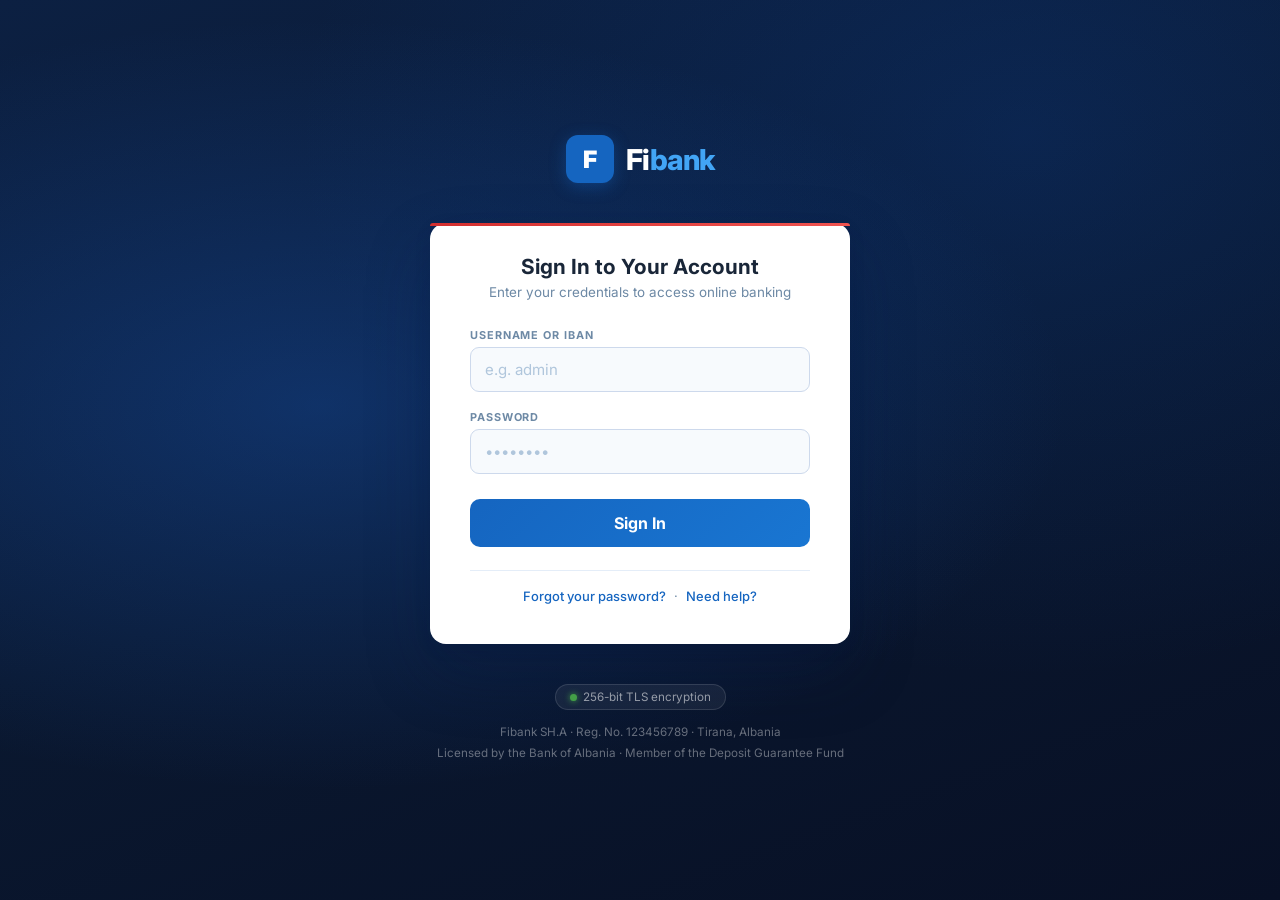
<file: templates/login.html>
<!DOCTYPE html>
<html lang="en">
<head>
  <meta charset="UTF-8">
  <meta name="viewport" content="width=device-width, initial-scale=1">
  <title>Fibank — Sign In</title>
  <link rel="preconnect" href="https://fonts.googleapis.com">
  <link href="https://fonts.googleapis.com/css2?family=Inter:wght@400;500;600;700;800&display=swap" rel="stylesheet">
  <link rel="stylesheet" href="/static/style.css">
  <style>
    body { display: flex; flex-direction: column; min-height: 100vh; }

    .login-page {
      flex: 1;
      display: flex;
      flex-direction: column;
      align-items: center;
      justify-content: center;
      padding: 2rem;
      background:
        radial-gradient(ellipse at 25% 45%, rgba(26,95,200,0.35) 0%, transparent 55%),
        radial-gradient(ellipse at 80% 15%, rgba(13,71,161,0.25) 0%, transparent 50%),
        linear-gradient(160deg, #0C2042 0%, #0A1830 50%, #081025 100%);
    }

    .login-logo {
      display: flex;
      align-items: center;
      gap: 12px;
      margin-bottom: 2.5rem;
    }
    .login-logo .logo-icon {
      width: 48px; height: 48px;
      background: var(--blue);
      border-radius: 12px;
      display: flex; align-items: center; justify-content: center;
      font-size: 1.5rem; font-weight: 900; color: #fff;
      box-shadow: 0 4px 16px rgba(21,101,192,0.4);
    }
    .login-logo .brand-text {
      font-size: 1.8rem;
      font-weight: 800;
      color: #fff;
      letter-spacing: -0.5px;
    }
    .login-logo .brand-accent { color: #42a5f5; }

    .login-card {
      background: #FFFFFF;
      border: none;
      border-radius: 16px;
      padding: 2.5rem;
      width: 100%;
      max-width: 420px;
      box-shadow: 0 28px 64px rgba(8,24,64,0.28), 0 4px 16px rgba(8,24,64,0.14);
    }

    /* Fibank red accent stripe on top of card */
    .login-card::before {
      content: '';
      display: block;
      height: 3px;
      background: linear-gradient(90deg, #D32F2F 0%, #EF5350 100%);
      border-radius: 3px 3px 0 0;
      margin: -2.5rem -2.5rem 1.75rem;
      border-top-left-radius: 16px;
      border-top-right-radius: 16px;
    }

    .login-card h1 {
      font-size: 1.3rem;
      font-weight: 700;
      color: #192638;
      margin-bottom: 0.3rem;
      text-align: center;
    }
    .login-card .login-subtitle {
      font-size: 0.84rem;
      color: #6D89A5;
      text-align: center;
      margin-bottom: 1.75rem;
    }

    .login-field { margin-bottom: 1.1rem; }
    .login-field label {
      display: block;
      font-size: 0.68rem;
      font-weight: 700;
      color: #6D89A5;
      text-transform: uppercase;
      letter-spacing: 0.9px;
      margin-bottom: 5px;
    }
    .login-field input {
      width: 100%;
      background: #F7FAFD;
      border: 1.5px solid #CDD9EC;
      border-radius: 9px;
      padding: 12px 14px;
      color: #192638;
      font-size: 0.94rem;
      font-family: inherit;
      transition: border-color 0.18s, box-shadow 0.18s, background 0.18s;
    }
    .login-field input:focus {
      outline: none;
      border-color: #1565C0;
      background: #fff;
      box-shadow: 0 0 0 3px rgba(21,101,192,0.12);
    }
    .login-field input::placeholder { color: #B0C6DC; }

    .login-btn {
      width: 100%;
      padding: 14px;
      background: linear-gradient(135deg, #1565C0, #1976D2);
      color: #fff;
      border: none;
      border-radius: 10px;
      font-size: 1rem;
      font-weight: 700;
      font-family: inherit;
      cursor: pointer;
      margin-top: 0.5rem;
      transition: all 0.2s;
      position: relative;
    }
    .login-btn:hover:not(:disabled) {
      background: linear-gradient(135deg, #1976D2, #1E88E5);
      transform: translateY(-1px);
      box-shadow: 0 6px 20px rgba(21,101,192,0.4);
    }
    .login-btn:disabled { opacity: 0.6; cursor: not-allowed; transform: none; }

    .login-error {
      display: none;
      background: #FFEBEE;
      border: 1px solid #FFCDD2;
      border-radius: 8px;
      padding: 10px 14px;
      color: #C62828;
      font-size: 0.84rem;
      font-weight: 500;
      margin-top: 1rem;
      text-align: center;
    }
    .login-error.visible { display: block; animation: slideUp 0.2s ease; }

    .login-divider {
      border: none;
      border-top: 1px solid #E4EDF8;
      margin: 1.4rem 0 1.1rem;
    }

    .login-forgot {
      text-align: center;
      font-size: 0.81rem;
      color: #6D89A5;
    }
    .login-forgot a {
      color: #1565C0;
      font-weight: 500;
    }
    .login-forgot a:hover { text-decoration: underline; }

    .login-footer {
      margin-top: 2.5rem;
      text-align: center;
      font-size: 0.73rem;
      color: rgba(255,255,255,0.38);
    }
    .login-footer .tls-badge {
      display: inline-flex;
      align-items: center;
      gap: 6px;
      background: rgba(255,255,255,0.06);
      border: 1px solid rgba(255,255,255,0.12);
      border-radius: 20px;
      padding: 5px 14px;
      margin-bottom: 0.75rem;
      color: rgba(255,255,255,0.55);
    }
    .login-footer .tls-dot {
      width: 7px; height: 7px;
      background: #43A047;
      border-radius: 50%;
      box-shadow: 0 0 6px #43A047;
    }
    .login-footer p { line-height: 1.8; }
  </style>
</head>
<body>

<div class="login-page">

  <!-- Logo -->
  <div class="login-logo">
    <div class="logo-icon">F</div>
    <div class="brand-text">Fi<span class="brand-accent">bank</span></div>
  </div>

  <!-- Card -->
  <div class="login-card">
    <h1>Sign In to Your Account</h1>
    <p class="login-subtitle">Enter your credentials to access online banking</p>

    <div class="login-field">
      <label>Username or IBAN</label>
      <input type="text" id="username" placeholder="e.g. admin" autocomplete="username" spellcheck="false">
    </div>

    <div class="login-field">
      <label>Password</label>
      <input type="password" id="password" placeholder="••••••••" autocomplete="current-password">
    </div>

    <button class="login-btn" id="login-btn" onclick="doLogin()">Sign In</button>

    <div class="login-error" id="login-error">
      ✕ &nbsp;Invalid credentials. Please try again.
    </div>

    <hr class="login-divider">

    <div class="login-forgot">
      <a href="#">Forgot your password?</a> &nbsp;·&nbsp;
      <a href="#">Need help?</a>
    </div>
  </div>

  <!-- Footer -->
  <div class="login-footer">
    <div class="tls-badge">
      <span class="tls-dot"></span>
      <span>256-bit TLS encryption</span>
    </div>
    <p>
      Fibank SH.A · Reg. No. 123456789 · Tirana, Albania<br>
      Licensed by the Bank of Albania · Member of the Deposit Guarantee Fund
    </p>
  </div>

</div>

<script>
'use strict';

const usernameInput = document.getElementById('username');
const passwordInput = document.getElementById('password');
const loginBtn     = document.getElementById('login-btn');
const loginError   = document.getElementById('login-error');

// Allow Enter key on both fields
[usernameInput, passwordInput].forEach(el => {
  el.addEventListener('keydown', e => { if (e.key === 'Enter') doLogin(); });
});

// Clear error when user starts typing again
[usernameInput, passwordInput].forEach(el => {
  el.addEventListener('input', () => loginError.classList.remove('visible'));
});

// Detect password paste on login page — flags the session for risk scoring
passwordInput.addEventListener('paste', () => {
  fetch('/api/report-paste', { method: 'POST' }).catch(() => {});
});

async function doLogin() {
  const username = usernameInput.value.trim();
  const password = passwordInput.value;

  if (!username || !password) {
    loginError.textContent = '✕  Please enter your username and password.';
    loginError.classList.add('visible');
    return;
  }

  loginBtn.disabled = true;
  loginBtn.textContent = 'Signing in…';
  loginError.classList.remove('visible');

  try {
    const res = await fetch('/api/login', {
      method: 'POST',
      headers: { 'Content-Type': 'application/json' },
      body: JSON.stringify({ username, password }),
    });
    const data = await res.json();

    if (data.success) {
      loginBtn.textContent = '✓ Authenticated';
      loginBtn.style.background = 'linear-gradient(135deg, #2E7D32, #43A047)';
      setTimeout(() => { window.location.href = '/dashboard'; }, 300);
    } else {
      loginError.textContent = '✕  Invalid credentials. Please try again.';
      loginError.classList.add('visible');
      passwordInput.value = '';
      passwordInput.focus();
      loginBtn.disabled = false;
      loginBtn.textContent = 'Sign In';
    }
  } catch (e) {
    loginError.textContent = '✕  Connection error. Please try again.';
    loginError.classList.add('visible');
    loginBtn.disabled = false;
    loginBtn.textContent = 'Sign In';
  }
}
</script>
</body>
</html>
</file>
<file: static/style.css>
/* ═══════════════════════════════════════════════════════════════
   FIBANK ONLINE — Professional Banking UI
   Visual language: Fibank Mobile · white surfaces · brand blue
═══════════════════════════════════════════════════════════════ */

/* ── Design tokens ── */
:root {
  /* Fibank brand blues */
  --blue:    #1565C0;
  --blue2:   #1976D2;
  --blue3:   #0D47A1;
  --blue-lt: #E8F0FC;   /* light blue tint */

  /* Dark surfaces — login bg, sidebar, presenter */
  --navy:    #0C1D33;
  --navy2:   #0F2447;
  --navy3:   #F4F8FE;   /* repurposed: light card hover */

  /* Page surfaces */
  --bg:      #EEF3FB;
  --card:    #FFFFFF;
  --border:  #DAE5F2;
  --border2: #C8D8EC;

  /* Typography */
  --white:   #FFFFFF;
  --text:    #192638;
  --text2:   #3B5270;
  --muted:   #6D89A5;

  /* Status */
  --safe:    #1B5E20;
  --safe2:   #2E7D32;
  --warn:    #BF360C;
  --warn2:   #E64A19;
  --danger:  #B71C1C;
  --danger2: #D32F2F;

  /* Misc */
  --radius:  10px;
  --shadow:  0 1px 4px rgba(21,101,192,0.06), 0 6px 20px rgba(21,101,192,0.07);
  --shadow-up: 0 -2px 12px rgba(21,101,192,0.06);
}

/* ── Reset ── */
*, *::before, *::after { box-sizing: border-box; margin: 0; padding: 0; }
html { font-size: 16px; }
body {
  font-family: 'Inter', -apple-system, BlinkMacSystemFont, 'Segoe UI', sans-serif;
  background: var(--bg);
  color: var(--text);
  min-height: 100vh;
  transition: background 0.5s ease;
  -webkit-font-smoothing: antialiased;
  -moz-osx-font-smoothing: grayscale;
}

/* Subtle risk tints on light background */
body.risk-low    { background: #EAF6EB; }
body.risk-medium { background: #FEF6EE; }
body.risk-high   { background: #FDEEF0; }

a { color: var(--blue2); text-decoration: none; }
a:hover { text-decoration: underline; }

/* ════════════════════════════════════════════
   SIDEBAR — deep Fibank navy-blue
════════════════════════════════════════════ */
.sidebar {
  position: fixed;
  left: 0; top: 0; bottom: 0;
  width: 220px;
  background: linear-gradient(180deg, #132D5A 0%, #0C2042 60%, #081830 100%);
  display: flex;
  flex-direction: column;
  z-index: 200;
  box-shadow: 4px 0 24px rgba(8,24,48,0.28);
}

.sidebar-logo {
  display: flex;
  align-items: center;
  gap: 10px;
  padding: 1.25rem 1.2rem 1.1rem;
  border-bottom: 1px solid rgba(255,255,255,0.07);
}
.sidebar-logo .logo-icon {
  width: 34px; height: 34px;
  background: rgba(255,255,255,0.12);
  border: 1px solid rgba(255,255,255,0.18);
  border-radius: 8px;
  display: flex; align-items: center; justify-content: center;
  font-size: 1.05rem; font-weight: 900; color: #fff;
  flex-shrink: 0;
}
.sidebar-logo .logo-text  { font-size: 1.22rem; font-weight: 800; color: #fff; letter-spacing: -0.4px; }
.sidebar-logo .logo-accent { color: #90CAF9; }

.sidebar-nav {
  flex: 1;
  padding: 1rem 0.7rem;
  display: flex;
  flex-direction: column;
  gap: 2px;
}

.sidebar-link {
  display: flex;
  align-items: center;
  gap: 10px;
  padding: 9px 13px;
  border-radius: 7px;
  font-size: 0.86rem;
  font-weight: 500;
  color: rgba(255,255,255,0.56);
  text-decoration: none;
  transition: background 0.15s, color 0.15s;
  cursor: pointer;
  border: none;
  background: transparent;
  width: 100%;
  text-align: left;
  font-family: inherit;
  border-left: 3px solid transparent;
}
.sidebar-link:hover {
  color: #fff;
  background: rgba(255,255,255,0.08);
  text-decoration: none;
}
.sidebar-link.active {
  color: #fff;
  background: rgba(255,255,255,0.12);
  border-left-color: #fff;
  font-weight: 600;
}
.sidebar-link .sidebar-icon {
  font-size: 1rem;
  width: 20px;
  text-align: center;
  flex-shrink: 0;
  opacity: 0.9;
}

.sidebar-divider {
  height: 1px;
  background: rgba(255,255,255,0.07);
  margin: 0.4rem 0.7rem;
}

.sidebar-logout {
  padding: 0.7rem;
  border-top: 1px solid rgba(255,255,255,0.07);
}

/* ── Main content wrapper ── */
.main-wrapper {
  margin-left: 220px;
  min-height: 100vh;
  display: flex;
  flex-direction: column;
}
@media (max-width: 768px) {
  .sidebar { transform: translateX(-100%); }
  .main-wrapper { margin-left: 0; }
}

/* ════════════════════════════════════════════
   NAVBAR — white, clean
════════════════════════════════════════════ */
.navbar {
  background: #FFFFFF;
  border-bottom: 1px solid var(--border);
  padding: 0 1.75rem;
  height: 58px;
  display: flex;
  align-items: center;
  justify-content: space-between;
  position: sticky;
  top: 0;
  z-index: 100;
  box-shadow: 0 1px 6px rgba(21,101,192,0.07);
}
.navbar-brand {
  display: flex;
  align-items: center;
  gap: 8px;
  font-size: 0.82rem;
  font-weight: 600;
  color: var(--muted);
  letter-spacing: 0.5px;
  text-transform: uppercase;
}
/* Standalone brand (used outside sidebar layout) */
.navbar-brand .logo-icon {
  width: 32px; height: 32px;
  background: var(--blue);
  border-radius: 7px;
  display: flex; align-items: center; justify-content: center;
  font-size: 0.95rem; font-weight: 900; color: #fff;
}
.navbar-brand .logo-text  { color: var(--text); font-size: 1.1rem; }
.navbar-brand .logo-accent { color: var(--blue2); }

.navbar-links { display: flex; gap: 0.4rem; align-items: center; }
.navbar-links a {
  color: var(--muted);
  padding: 7px 13px;
  border-radius: 7px;
  font-size: 0.85rem;
  font-weight: 500;
  transition: all 0.15s;
  text-decoration: none;
}
.navbar-links a:hover, .navbar-links a.active {
  color: var(--text);
  background: var(--navy3);
}

/* ── Tirana clock ── */
.tirana-clock {
  font-family: 'Inter', monospace;
  background: #F4F8FE;
  border: 1px solid var(--border);
  border-radius: 7px;
  padding: 5px 12px;
  line-height: 1.3;
  text-align: center;
}
.clock-label {
  font-size: 0.58rem;
  color: var(--muted);
  display: block;
  text-transform: uppercase;
  letter-spacing: 1px;
  font-weight: 600;
  margin-bottom: 1px;
}
.clock-time { color: var(--blue); font-weight: 700; font-size: 0.9rem; letter-spacing: 0.5px; }

/* ── Logout button ── */
.btn-logout {
  background: transparent;
  border: 1px solid var(--border);
  color: var(--muted);
  padding: 6px 13px;
  border-radius: 7px;
  font-size: 0.81rem;
  font-weight: 500;
  cursor: pointer;
  font-family: inherit;
  transition: all 0.18s;
  margin-left: 2px;
}
.btn-logout:hover {
  border-color: #FFCDD2;
  color: var(--danger2);
  background: #FFF5F5;
}

/* ════════════════════════════════════════════
   LAYOUT
════════════════════════════════════════════ */
.container { max-width: 1200px; margin: 0 auto; padding: 1.75rem 2rem; }
.page-title { font-size: 1.45rem; font-weight: 700; margin-bottom: 1.5rem; color: var(--text); }

/* ════════════════════════════════════════════
   CARDS
════════════════════════════════════════════ */
.card {
  background: var(--card);
  border: 1px solid var(--border);
  border-radius: var(--radius);
  padding: 1.4rem 1.5rem;
  box-shadow: var(--shadow);
}
.card-title {
  font-size: 0.65rem;
  font-weight: 700;
  text-transform: uppercase;
  letter-spacing: 1.3px;
  color: var(--muted);
  margin-bottom: 0.5rem;
}

/* ════════════════════════════════════════════
   WELCOME CARD — Fibank blue gradient
════════════════════════════════════════════ */
.welcome-card {
  background: linear-gradient(130deg, #1A5FC8 0%, #1148A8 45%, #0D3B8A 100%);
  border: none;
  border-radius: var(--radius);
  padding: 1.75rem 2rem;
  margin-bottom: 1.5rem;
  display: flex;
  justify-content: space-between;
  align-items: center;
  flex-wrap: wrap;
  gap: 1rem;
  box-shadow: 0 6px 28px rgba(17,72,168,0.32), 0 1px 4px rgba(17,72,168,0.22);
  position: relative;
  overflow: hidden;
}
/* Decorative ring overlay */
.welcome-card::after {
  content: '';
  position: absolute;
  right: -60px; top: -60px;
  width: 240px; height: 240px;
  border: 1px solid rgba(255,255,255,0.07);
  border-radius: 50%;
  pointer-events: none;
}
.welcome-card::before {
  content: '';
  position: absolute;
  right: -30px; top: -30px;
  width: 150px; height: 150px;
  border: 1px solid rgba(255,255,255,0.05);
  border-radius: 50%;
  pointer-events: none;
}
.welcome-card h1   { font-size: 1.5rem; font-weight: 700; color: #fff; position: relative; }
.welcome-card .subtitle {
  color: rgba(255,255,255,0.62);
  font-size: 0.78rem;
  margin-top: 0.25rem;
  font-family: 'Courier New', monospace;
  letter-spacing: 0.4px;
  position: relative;
}
.balance-display { text-align: right; position: relative; }
.balance-label   { font-size: 0.63rem; color: rgba(255,255,255,0.55); text-transform: uppercase; letter-spacing: 1.2px; font-weight: 600; }
.balance-amount  { font-size: 2.2rem; font-weight: 800; color: #fff; letter-spacing: -1px; }
.balance-currency { font-size: 0.95rem; color: rgba(255,255,255,0.72); margin-left: 5px; font-weight: 500; }

/* ════════════════════════════════════════════
   STATS ROW
════════════════════════════════════════════ */
.stats-row {
  display: grid;
  grid-template-columns: repeat(auto-fit, minmax(148px, 1fr));
  gap: 0.9rem;
  margin-bottom: 1.5rem;
}
.stat-card {
  background: var(--card);
  border: 1px solid var(--border);
  border-top: 3px solid var(--blue);
  border-radius: var(--radius);
  padding: 1rem 1.2rem;
  box-shadow: var(--shadow);
  transition: box-shadow 0.2s;
}
.stat-card:hover { box-shadow: 0 4px 20px rgba(21,101,192,0.13); }
.stat-value { font-size: 1.3rem; font-weight: 700; color: var(--text); }
.stat-label {
  font-size: 0.65rem;
  color: var(--muted);
  margin-top: 0.2rem;
  text-transform: uppercase;
  letter-spacing: 0.8px;
  font-weight: 600;
}

/* ════════════════════════════════════════════
   MAIN GRID
════════════════════════════════════════════ */
.main-grid {
  display: grid;
  grid-template-columns: 1fr 370px;
  gap: 1.4rem;
  align-items: start;
}
@media (max-width: 960px) { .main-grid { grid-template-columns: 1fr; } }

/* ════════════════════════════════════════════
   TABLES
════════════════════════════════════════════ */
.table-wrapper { overflow-x: auto; border-radius: 8px; }
table { width: 100%; border-collapse: collapse; font-size: 0.875rem; }
thead th {
  text-align: left;
  padding: 10px 14px;
  font-size: 0.62rem;
  text-transform: uppercase;
  letter-spacing: 1.1px;
  color: var(--muted);
  font-weight: 700;
  border-bottom: 2px solid var(--border);
  white-space: nowrap;
  background: #FAFCFF;
}
tbody td {
  padding: 12px 14px;
  border-bottom: 1px solid #EDF3FC;
  vertical-align: middle;
  color: var(--text);
  font-size: 0.875rem;
}
tbody tr:last-child td { border-bottom: none; }
tbody tr:hover td { background: #F5F9FF; }

/* ════════════════════════════════════════════
   BADGES & STATUS
════════════════════════════════════════════ */
.badge {
  display: inline-block;
  padding: 3px 9px;
  border-radius: 20px;
  font-size: 0.65rem;
  font-weight: 700;
  text-transform: uppercase;
  letter-spacing: 0.5px;
}
.badge-low    { background: #E8F5E9; color: #2E7D32; border: 1px solid #C8E6C9; }
.badge-medium { background: #FFF3E0; color: #BF360C; border: 1px solid #FFCC80; }
.badge-high   { background: #FFEBEE; color: #C62828; border: 1px solid #FFCDD2; }

.status-badge { font-size: 0.75rem; font-weight: 600; display: inline-flex; align-items: center; gap: 4px; }
.status-completed { color: #2E7D32; }
.status-blocked   { color: #C62828; }
.status-pending   { color: #E64A19; }

/* ════════════════════════════════════════════
   TRANSFER PANEL & FORMS
════════════════════════════════════════════ */
.transfer-panel .card-title { font-size: 0.82rem; margin-bottom: 1rem; }

.form-group { margin-bottom: 0.9rem; }
.form-group label {
  display: block;
  font-size: 0.68rem;
  color: var(--muted);
  margin-bottom: 5px;
  font-weight: 600;
  text-transform: uppercase;
  letter-spacing: 0.7px;
}
.form-group input {
  width: 100%;
  background: #F7FAFD;
  border: 1.5px solid #CDD9EC;
  border-radius: 8px;
  padding: 10px 13px;
  color: var(--text);
  font-size: 0.9rem;
  font-family: inherit;
  transition: border-color 0.18s, box-shadow 0.18s, background 0.18s;
}
.form-group input:focus {
  outline: none;
  border-color: var(--blue);
  background: #fff;
  box-shadow: 0 0 0 3px rgba(21,101,192,0.11);
}
.form-group input::placeholder { color: #B0C6DC; }
.form-group input:disabled { opacity: 0.4; cursor: not-allowed; }

/* ── Address book select ── */
.recipient-select {
  width: 100%;
  background: #F7FAFD;
  border: 1.5px solid #CDD9EC;
  border-radius: 8px;
  padding: 10px 36px 10px 13px;
  color: var(--text);
  font-size: 0.9rem;
  font-family: inherit;
  cursor: pointer;
  transition: border-color 0.18s;
  appearance: none;
  background-image: url("data:image/svg+xml,%3Csvg xmlns='http://www.w3.org/2000/svg' width='11' height='7' viewBox='0 0 11 7'%3E%3Cpath d='M1 1l4.5 4.5L10 1' stroke='%236D89A5' stroke-width='1.5' fill='none' stroke-linecap='round' stroke-linejoin='round'/%3E%3C/svg%3E");
  background-repeat: no-repeat;
  background-position: right 13px center;
}
.recipient-select:focus { outline: none; border-color: var(--blue); box-shadow: 0 0 0 3px rgba(21,101,192,0.11); }
.recipient-select option { background: #fff; color: var(--text); }

/* ════════════════════════════════════════════
   BUTTONS
════════════════════════════════════════════ */
.btn {
  display: inline-flex;
  align-items: center;
  justify-content: center;
  gap: 7px;
  padding: 10px 20px;
  border-radius: 8px;
  font-size: 0.875rem;
  font-weight: 600;
  cursor: pointer;
  border: none;
  font-family: inherit;
  transition: all 0.18s;
}
.btn:disabled { opacity: 0.5; cursor: not-allowed; }
.btn-primary { background: var(--blue);  color: #fff; }
.btn-primary:hover:not(:disabled) { background: var(--blue2); box-shadow: 0 4px 14px rgba(21,101,192,0.32); }
.btn-success { background: #2E7D32; color: #fff; }
.btn-success:hover:not(:disabled) { background: #388E3C; box-shadow: 0 4px 14px rgba(46,125,50,0.32); }
.btn-danger  { background: #D32F2F; color: #fff; }
.btn-danger:hover:not(:disabled)  { background: #E53935; box-shadow: 0 4px 14px rgba(211,47,47,0.32); }
.btn-warn    { background: var(--blue); color: #fff; }  /* Medium verify re-uses blue */
.btn-warn:hover:not(:disabled)    { background: var(--blue2); }
.btn-full    { width: 100%; }
.btn-sm      { padding: 6px 14px; font-size: 0.78rem; }

/* ── Transfer CTA button ── */
#transfer-btn {
  background: linear-gradient(135deg, #1565C0 0%, #1E88E5 100%);
  color: #fff;
  width: 100%;
  padding: 13px;
  font-size: 0.95rem;
  font-weight: 700;
  border-radius: 9px;
  border: none;
  cursor: pointer;
  font-family: inherit;
  transition: all 0.2s;
  margin-top: 0.5rem;
  box-shadow: 0 3px 12px rgba(21,101,192,0.28);
  letter-spacing: 0.15px;
}
#transfer-btn:hover:not(:disabled) {
  background: linear-gradient(135deg, #1976D2 0%, #42A5F5 100%);
  transform: translateY(-1px);
  box-shadow: 0 6px 22px rgba(21,101,192,0.40);
}
#transfer-btn:disabled { opacity: 0.5; cursor: not-allowed; transform: none; box-shadow: none; }

/* ════════════════════════════════════════════
   MODALS
════════════════════════════════════════════ */
.modal-overlay {
  display: none;
  position: fixed;
  inset: 0;
  background: rgba(12,30,62,0.52);
  backdrop-filter: blur(4px);
  -webkit-backdrop-filter: blur(4px);
  z-index: 1000;
  align-items: center;
  justify-content: center;
  padding: 1rem;
}
.modal-overlay.active { display: flex; }

.modal {
  background: #FFFFFF;
  border: 1px solid var(--border);
  border-radius: 16px;
  padding: 2rem;
  max-width: 460px;
  width: 100%;
  box-shadow: 0 24px 64px rgba(12,30,62,0.18);
  animation: slideUp 0.26s cubic-bezier(0.34,1.4,0.64,1);
}
@keyframes slideUp {
  from { transform: translateY(22px) scale(0.98); opacity: 0; }
  to   { transform: translateY(0)    scale(1);    opacity: 1; }
}
.modal-icon { font-size: 2.8rem; text-align: center; margin-bottom: 0.9rem; }
.modal h2   { font-size: 1.2rem; font-weight: 700; margin-bottom: 0.55rem; text-align: center; color: var(--text); }
.modal p    { color: var(--muted); font-size: 0.875rem; line-height: 1.65; margin-bottom: 1.2rem; text-align: center; }

.modal-border-low    { border-top: 3px solid #2E7D32; }
.modal-border-medium { border-top: 3px solid var(--blue); }
.modal-border-high   { border-top: 3px solid #D32F2F; }

/* Siren keyframe (reused in lockdown) */
@keyframes siren {
  0%,100% { text-shadow: 0 0 0 rgba(239,83,80,0); }
  50%      { text-shadow: 0 0 40px rgba(239,83,80,0.9); }
}
.siren-active { animation: siren 0.9s ease infinite; }

/* ════════════════════════════════════════════
   GAUGE (profile page)
════════════════════════════════════════════ */
.gauge-wrap { text-align: center; }
.gauge-svg  { width: 200px; height: 120px; }
.gauge-arc-bg {
  fill: none;
  stroke: #E4EDF8;
  stroke-width: 14;
  stroke-linecap: round;
}
.gauge-arc-fill {
  fill: none;
  stroke: #2E7D32;
  stroke-width: 14;
  stroke-linecap: round;
  stroke-dasharray: 251.33;
  stroke-dashoffset: 251.33;
  transition: stroke-dashoffset 0.6s ease, stroke 0.4s ease;
}
.gauge-score-text {
  fill: var(--text);
  font-size: 26px;
  font-weight: 800;
  font-family: 'Inter', system-ui, sans-serif;
}
.gauge-label-text {
  fill: var(--muted);
  font-size: 8.5px;
  letter-spacing: 1.2px;
  font-family: 'Inter', system-ui, sans-serif;
}
.gauge-level-badge {
  display: inline-block;
  padding: 4px 16px;
  border-radius: 20px;
  font-size: 0.7rem;
  font-weight: 700;
  text-transform: uppercase;
  letter-spacing: 1px;
  margin-top: 0.5rem;
}

/* ════════════════════════════════════════════
   PROFILE PAGE
════════════════════════════════════════════ */
.profile-grid {
  display: grid;
  grid-template-columns: 1fr 1fr;
  gap: 1.4rem;
  margin-bottom: 1.4rem;
}
@media (max-width: 768px) { .profile-grid { grid-template-columns: 1fr; } }

.profile-field { margin-bottom: 1.1rem; }
.profile-field label {
  font-size: 0.62rem;
  color: var(--muted);
  text-transform: uppercase;
  letter-spacing: 1.1px;
  display: block;
  margin-bottom: 4px;
  font-weight: 700;
}
.profile-field .value { font-size: 1rem; font-weight: 600; color: var(--text); }
.profile-field .iban  { font-family: 'Courier New', monospace; font-size: 0.82rem; color: var(--blue2); letter-spacing: 0.3px; }

/* Signal list */
.signal-list { list-style: none; }
.signal-item {
  display: flex;
  align-items: center;
  justify-content: space-between;
  padding: 7px 0;
  border-bottom: 1px solid #EDF3FC;
  font-size: 0.8rem;
}
.signal-item:last-child { border-bottom: none; }
.signal-dot {
  width: 7px; height: 7px;
  border-radius: 50%;
  flex-shrink: 0;
  margin-right: 10px;
}
.dot-safe   { background: #2E7D32; box-shadow: 0 0 5px rgba(46,125,50,0.45); }
.dot-warn   { background: #F57C00; box-shadow: 0 0 5px rgba(245,124,0,0.45); }
.dot-danger { background: #D32F2F; box-shadow: 0 0 5px rgba(211,47,47,0.45); }
.signal-name  { color: var(--text); flex: 1; }
.signal-value { color: var(--muted); font-family: 'Courier New', monospace; font-size: 0.73rem; }

/* Edit inline form */
.edit-form { display: none; }
.edit-form.visible { display: block; }
.edit-form .form-group input { background: #F7FAFD; }

/* ════════════════════════════════════════════
   ADD RECIPIENT INLINE FORM
════════════════════════════════════════════ */
.add-recipient-form {
  display: none;
  background: #F0F6FF;
  border: 1px solid rgba(21,101,192,0.16);
  border-radius: 9px;
  padding: 1rem;
  margin-top: 0.5rem;
}
.add-recipient-form.visible { display: block; }
.add-recipient-form .form-group input { background: #fff; }

/* ════════════════════════════════════════════
   ID PHOTO UPLOAD AREA
════════════════════════════════════════════ */
.upload-area {
  border: 2px dashed #C2D4E8;
  border-radius: 9px;
  padding: 1.2rem;
  text-align: center;
  cursor: pointer;
  transition: border-color 0.18s, background 0.18s;
  background: #F7FAFD;
  position: relative;
}
.upload-area:hover { border-color: var(--blue); background: #EEF4FF; }
.upload-area.has-file { border-color: #2E7D32; background: #F0FBF0; }
.upload-area input[type=file] {
  position: absolute; inset: 0; opacity: 0;
  cursor: pointer; width: 100%; height: 100%;
}
.upload-area .upload-icon { font-size: 1.4rem; display: block; margin-bottom: 4px; }
.upload-area .upload-text { font-size: 0.78rem; color: var(--muted); }
.upload-area .upload-text.active { color: #2E7D32; font-weight: 600; }

/* ════════════════════════════════════════════
   HIGH RISK — FULL-SCREEN LOCKDOWN
════════════════════════════════════════════ */
.lockdown-screen {
  display: none;
  position: fixed;
  inset: 0;
  z-index: 9999;
  background: radial-gradient(ellipse at 50% 25%, #4a0808 0%, #1a0202 50%, #060000 100%);
  align-items: center;
  justify-content: center;
  flex-direction: column;
  padding: 2rem;
  text-align: center;
  overflow: hidden;
}
.lockdown-screen.active { display: flex; }
.lockdown-screen::before {
  content: '';
  position: absolute;
  inset: 0;
  background: radial-gradient(ellipse at center, transparent 35%, rgba(183,28,28,0.22) 100%);
  animation: lockdown-pulse 2s ease-in-out infinite;
  pointer-events: none;
}
@keyframes lockdown-pulse {
  0%,100% { opacity: 0.5; }
  50%      { opacity: 1; }
}
.lockdown-siren   { font-size: 4.5rem; margin-bottom: 1rem; animation: siren 0.85s ease infinite; position: relative; z-index: 1; }
.lockdown-title   { font-size: 1.85rem; font-weight: 900; color: #ef5350; letter-spacing: 3px; text-transform: uppercase; margin-bottom: 0.7rem; position: relative; z-index: 1; }
.lockdown-subtitle { font-size: 0.875rem; color: #BEA0A0; max-width: 460px; line-height: 1.75; margin-bottom: 2rem; position: relative; z-index: 1; }
.lockdown-box {
  background: rgba(0,0,0,0.5);
  border: 1px solid rgba(183,28,28,0.30);
  border-radius: 16px;
  padding: 1.75rem;
  max-width: 420px;
  width: 100%;
  position: relative;
  z-index: 1;
}
.lockdown-box p { color: #A08080; font-size: 0.85rem; margin-bottom: 1.4rem; }
.lockdown-fail-box {
  background: rgba(183,28,28,0.1);
  border: 1px solid rgba(183,28,28,0.30);
  border-radius: 10px;
  padding: 1.25rem;
  margin-top: 1rem;
}
.lockdown-fail-box .fail-title { font-weight: 700; color: #ef5350; font-size: 1rem; margin-bottom: 0.5rem; }
.lockdown-fail-box .fail-sub   { font-size: 0.82rem; color: #8BA4BA; line-height: 1.6; }

/* ════════════════════════════════════════════
   COUNTDOWN TIMER
════════════════════════════════════════════ */
.countdown-display {
  font-size: 1.5rem;
  font-weight: 700;
  color: var(--danger2);
  text-align: center;
  margin: 0.6rem 0;
  font-family: 'Courier New', monospace;
  letter-spacing: 1px;
}

/* ════════════════════════════════════════════
   TOAST NOTIFICATIONS
════════════════════════════════════════════ */
.toast-container {
  position: fixed;
  bottom: 1.5rem;
  right: 1.5rem;
  z-index: 9500;
  display: flex;
  flex-direction: column;
  gap: 0.5rem;
  pointer-events: none;
}
.toast {
  background: #FFFFFF;
  border: 1px solid var(--border);
  border-radius: 10px;
  padding: 11px 18px;
  font-size: 0.845rem;
  font-weight: 500;
  min-width: 220px;
  max-width: 310px;
  box-shadow: 0 8px 28px rgba(12,30,62,0.13);
  transform: translateX(110%);
  opacity: 0;
  transition: transform 0.3s cubic-bezier(0.34,1.56,0.64,1), opacity 0.28s ease;
  pointer-events: auto;
  color: var(--text);
}
.toast.show { transform: translateX(0); opacity: 1; }
.toast-success { border-left: 4px solid #2E7D32; }
.toast-warn    { border-left: 4px solid #F57C00; }
.toast-error   { border-left: 4px solid #D32F2F; }
.toast-info    { border-left: 4px solid var(--blue2); }
.toast-icon    { margin-right: 5px; }

/* ════════════════════════════════════════════
   SPINNERS & LOADING
════════════════════════════════════════════ */
.spinner {
  width: 24px; height: 24px;
  border: 2.5px solid rgba(255,255,255,0.25);
  border-top-color: #fff;
  border-radius: 50%;
  animation: spin 0.8s linear infinite;
  display: inline-block;
}
@keyframes spin { to { transform: rotate(360deg); } }

.btn-spinner {
  display: inline-block;
  width: 13px; height: 13px;
  border: 2px solid rgba(255,255,255,0.3);
  border-top-color: #fff;
  border-radius: 50%;
  animation: spin 0.8s linear infinite;
  margin-right: 6px;
  vertical-align: middle;
  flex-shrink: 0;
}

/* ── Presenter gauge arc override — light mode ── */
.presenter-body .gauge-arc-bg    { stroke: #E4EDF8; }
.presenter-body .gauge-score-text { fill: #192638; }
.presenter-body .gauge-label-text { fill: #6D89A5; }

/* ════════════════════════════════════════════
   PRESENTER CONTROL PANEL — LIGHT MODE
   Scoped so it never bleeds into the banking UI
════════════════════════════════════════════ */
.presenter-body {
  background: #EEF3FB;
  min-height: 100vh;
  color: #192638;
  font-family: 'Inter', sans-serif;
}

/* ── Header bar ── */
.presenter-header {
  background: #FFFFFF;
  border-bottom: 2px solid #DAE5F2;
  padding: 0.9rem 2rem;
  display: flex;
  align-items: center;
  justify-content: space-between;
  box-shadow: 0 2px 10px rgba(21,101,192,0.08);
}
.presenter-header h1 {
  font-size: 0.95rem; font-weight: 800; letter-spacing: 2px;
  text-transform: uppercase; color: #C62828;
}
.presenter-header .live-badge {
  background: #D32F2F; color: #fff; font-size: 0.72rem; font-weight: 700;
  padding: 4px 14px; border-radius: 20px; animation: pulse-badge 2s infinite;
  box-shadow: 0 2px 8px rgba(211,47,47,0.35);
}
@keyframes pulse-badge { 0%,100% { opacity:1; } 50% { opacity:0.55; } }

/* ── Scenario presets bar ── */
.p-scenarios-bar {
  background: #F4F8FE !important;
  border-bottom: 1px solid #DAE5F2 !important;
}
.p-scenarios-bar .p-scenarios-label {
  font-size: 0.75rem; color: #6D89A5; text-transform: uppercase;
  letter-spacing: 1px; font-weight: 700;
}
.p-scenarios-bar .p-note {
  font-size: 0.75rem; color: #8ba4ba; margin-left: 0.5rem;
}

/* ── Formula bar ── */
.p-formula-bar {
  background: #FAFCFF !important;
  border-bottom: 1px solid #DAE5F2 !important;
  color: #6D89A5 !important;
}

/* ── Panels grid ── */
.presenter-grid {
  display: grid;
  grid-template-columns: repeat(3, 1fr);
  gap: 1.1rem;
  padding: 1.1rem 1.5rem;
}
@media (max-width: 900px) { .presenter-grid { grid-template-columns: 1fr; } }

.p-panel {
  background: #FFFFFF;
  border: 1.5px solid #DAE5F2;
  border-radius: 12px;
  padding: 1.4rem;
  box-shadow: 0 2px 14px rgba(21,101,192,0.06);
}
.p-panel-header {
  font-size: 0.82rem; font-weight: 800; text-transform: uppercase;
  letter-spacing: 1.5px; padding: 9px 14px; border-radius: 8px; margin-bottom: 1.1rem;
}
.p-header-low    { background: #E8F5E9; color: #2E7D32; border: 1px solid #C8E6C9; }
.p-header-medium { background: #FFF3E0; color: #BF360C; border: 1px solid #FFCC80; }
.p-header-high   { background: #FFEBEE; color: #C62828; border: 1px solid #FFCDD2; }

/* ── Toggle rows ── */
.toggle-row {
  display: flex; align-items: center; justify-content: space-between;
  padding: 11px 0; border-bottom: 1px solid #EDF3FC;
}
.toggle-row:last-child { border-bottom: none; }
.toggle-label { font-size: 1rem; color: #192638; font-weight: 500; line-height: 1.4; }

/* Larger toggle switch */
.toggle-switch { position: relative; width: 52px; height: 28px; flex-shrink: 0; }
.toggle-switch input { opacity: 0; width: 0; height: 0; }
.toggle-slider {
  position: absolute; inset: 0; background: #C8D8EC;
  border-radius: 28px; cursor: pointer; transition: background 0.25s;
}
.toggle-slider::before {
  content: ''; position: absolute; width: 22px; height: 22px;
  left: 3px; bottom: 3px; background: #fff; border-radius: 50%;
  box-shadow: 0 1px 4px rgba(0,0,0,0.20);
  transition: transform 0.25s;
}
.toggle-switch input:checked + .toggle-slider              { background: #2E7D32; }
.toggle-switch input:checked + .toggle-slider::before     { transform: translateX(24px); }
.toggle-switch.danger input:checked + .toggle-slider      { background: #D32F2F; }
.toggle-switch.danger input:checked + .toggle-slider::before { transform: translateX(24px); }

/* ── Auto-detected indicators ── */
.indicator-row {
  display: flex; align-items: center; justify-content: space-between;
  padding: 10px 0; border-bottom: 1px solid #EDF3FC;
}
/* Override inline styles on indicator labels */
.indicator-row .toggle-label {
  font-size: 0.92rem !important;
  color: #3B5270 !important;
  font-weight: 500 !important;
}
.indicator-dot {
  width: 13px; height: 13px; border-radius: 50%;
  background: #C8D8EC; border: 2px solid #DAE5F2;
  transition: background 0.3s, box-shadow 0.3s; flex-shrink: 0;
}
.indicator-dot.active {
  background: #F57C00; border-color: #FFB74D;
  box-shadow: 0 0 10px rgba(245,124,0,0.45);
}

/* ── Auto-detected section sub-header override ── */
.p-panel .p-auto-header {
  font-size: 0.68rem; color: #6D89A5; text-transform: uppercase;
  letter-spacing: 1px; margin-bottom: 0.6rem; font-weight: 700;
}

/* ── Sliders ── */
.slider-row { padding: 11px 0; border-bottom: 1px solid #EDF3FC; }
.slider-row label {
  font-size: 1rem; color: #192638; font-weight: 500;
  display: flex; justify-content: space-between; align-items: center;
}
.slider-row input[type=range] {
  width: 100%; margin-top: 8px; accent-color: #1565C0; height: 6px; cursor: pointer;
}
.slider-row .slider-hint {
  font-size: 0.72rem; color: #8ba4ba; margin-top: 3px;
}
.slider-val { color: #1565C0; font-weight: 700; }

/* ── IP dropdown ── */
.select-row {
  display: flex; align-items: center; justify-content: space-between;
  padding: 11px 0; border-bottom: 1px solid #EDF3FC; gap: 1rem;
}
.select-row label { font-size: 1rem; color: #192638; font-weight: 500; white-space: nowrap; }
.select-row select {
  background: #F4F8FE; border: 1.5px solid #CDD9EC; color: #192638;
  padding: 6px 12px; border-radius: 8px; font-size: 0.9rem;
  font-family: inherit; font-weight: 500; cursor: pointer;
  transition: border-color 0.18s;
}
.select-row select:focus { outline: none; border-color: #1565C0; }

/* ── Bottom action bar ── */
.presenter-bottom {
  padding: 1rem 1.5rem;
  background: #FFFFFF;
  border-top: 2px solid #DAE5F2;
  display: flex; align-items: center; gap: 1rem; flex-wrap: wrap;
  box-shadow: 0 -2px 12px rgba(21,101,192,0.06);
}
.p-btn {
  padding: 10px 24px; border-radius: 9px; font-size: 0.9rem; font-weight: 700;
  cursor: pointer; border: none; font-family: inherit; transition: all 0.18s;
  letter-spacing: 0.1px;
}
.p-btn-apply {
  background: var(--blue); color: #fff;
  box-shadow: 0 2px 10px rgba(21,101,192,0.28);
}
.p-btn-apply:hover { background: var(--blue2); transform: translateY(-1px); box-shadow: 0 4px 16px rgba(21,101,192,0.36); }
.p-btn-reset {
  background: #EEF3FB; color: #6D89A5;
  border: 1.5px solid #DAE5F2;
}
.p-btn-reset:hover { background: #DAE5F2; color: #192638; }
.presenter-gauge { display: flex; align-items: center; gap: 1.5rem; flex: 1; justify-content: flex-end; }
.p-live-label {
  font-size: 0.72rem; color: #6D89A5; text-transform: uppercase;
  letter-spacing: 1px; font-weight: 700;
}

/* ════════════════════════════════════════════
   SCROLLBAR
════════════════════════════════════════════ */
::-webkit-scrollbar { width: 5px; height: 5px; }
::-webkit-scrollbar-track { background: #EEF3FB; }
::-webkit-scrollbar-thumb { background: #C0D0E0; border-radius: 3px; }
::-webkit-scrollbar-thumb:hover { background: #A8BECC; }

/* ════════════════════════════════════════════
   MEDIUM MODAL — 4-TAB AUTH
════════════════════════════════════════════ */
.auth-tabs {
  display: flex;
  border: 1.5px solid var(--border);
  border-radius: 10px;
  overflow: hidden;
  margin-bottom: 1.1rem;
}
.auth-tab {
  flex: 1;
  padding: 8px 4px;
  background: #F4F8FE;
  border: none;
  border-right: 1px solid var(--border);
  font-family: inherit;
  font-size: 0.72rem;
  font-weight: 600;
  color: var(--muted);
  cursor: pointer;
  transition: background 0.15s, color 0.15s;
  white-space: nowrap;
}
.auth-tab:last-child { border-right: none; }
.auth-tab.active     { background: var(--blue); color: #fff; }
.auth-tab:hover:not(.active) { background: var(--blue-lt); color: var(--blue); }

/* panels */
.auth-panel {
  display: flex;
  flex-direction: column;
  align-items: center;
  justify-content: center;
  gap: 0.75rem;
  min-height: 160px;
  padding: 0.5rem 0 0.75rem;
  text-align: center;
}

/* Face ID frame */
.face-scan-frame {
  width: 88px; height: 88px;
  border: 2.5px solid var(--border);
  border-radius: 18px;
  background: #F4F8FE;
  position: relative;
  overflow: hidden;
  display: flex; align-items: center; justify-content: center;
  font-size: 2.4rem;
  transition: border-color 0.3s, background 0.3s;
}
.face-scan-frame.scanning { border-color: var(--blue); background: #EEF4FF; }
.face-scan-frame.scanning::after {
  content: '';
  position: absolute; left: 0; right: 0;
  height: 3px;
  background: linear-gradient(90deg, transparent, var(--blue), transparent);
  top: 0;
  animation: scanline 1.4s ease-in-out infinite;
}
.face-scan-frame.success  { border-color: #2E7D32; background: #F0FBF0; }
@keyframes scanline {
  0%   { top: 0;              opacity: 0; }
  10%  { opacity: 1; }
  90%  { opacity: 1; }
  100% { top: calc(100% - 3px); opacity: 0; }
}

/* Fingerprint */
.fingerprint-display {
  font-size: 3.8rem; line-height: 1;
  transition: filter 0.3s;
}
.fingerprint-display.scanning { animation: fp-pulse 0.45s ease-in-out infinite alternate; }
.fingerprint-display.success  { filter: drop-shadow(0 0 10px #43A047); }
@keyframes fp-pulse {
  from { opacity: 0.45; transform: scale(0.92); }
  to   { opacity: 1;    transform: scale(1.06); }
}

/* Passkey icon */
.passkey-display { font-size: 3.2rem; line-height: 1; }
.passkey-display.scanning { animation: pk-bounce 0.75s ease-in-out infinite; }
@keyframes pk-bounce {
  0%,100% { transform: translateY(0); }
  50%     { transform: translateY(-7px); }
}

/* Push notification mock */
.push-notification-mock {
  background: #F4F8FE;
  border: 1px solid var(--border);
  border-radius: 12px;
  padding: 0.7rem 0.9rem;
  width: 100%;
  max-width: 230px;
  text-align: left;
}
.push-notification-mock.sent { border-color: #2E7D32; background: #F0FBF0; }

/* Auth verified badge */
.auth-verified-badge {
  display: flex;
  align-items: center;
  justify-content: center;
  gap: 7px;
  padding: 9px 16px;
  background: #E8F5E9;
  border: 1px solid #A5D6A7;
  border-radius: 9px;
  color: #2E7D32;
  font-weight: 700;
  font-size: 0.85rem;
  width: 100%;
  opacity: 0;
  transform: scale(0.9);
  transition: opacity 0.3s cubic-bezier(0.34,1.56,0.64,1),
              transform 0.3s cubic-bezier(0.34,1.56,0.64,1);
  margin-bottom: 0.6rem;
  pointer-events: none;
}
.auth-verified-badge.visible { opacity: 1; transform: scale(1); pointer-events: auto; }

/* Albanian ID card collapsible fallback */
.auth-fallback {
  border-top: 1px dashed var(--border);
  padding-top: 0.75rem;
  margin-top: 0.75rem;
}
.auth-fallback summary {
  font-size: 0.79rem;
  color: var(--muted);
  cursor: pointer;
  user-select: none;
  list-style: none;
  display: flex;
  align-items: center;
  gap: 6px;
}
.auth-fallback summary::-webkit-details-marker { display: none; }
.auth-fallback summary::before {
  content: '▶';
  font-size: 0.6rem;
  transition: transform 0.2s;
  display: inline-block;
}
.auth-fallback[open] summary::before { transform: rotate(90deg); }
.auth-fallback-body { margin-top: 0.75rem; }

/* ════════════════════════════════════════════
   HIGH OVERLAY — FIDO CODE + BIOMETRIC
════════════════════════════════════════════ */
.fido-code-input {
  width: 100%;
  background: rgba(255,255,255,0.07);
  border: 1.5px solid rgba(255,255,255,0.18);
  border-radius: 10px;
  padding: 14px;
  color: #fff;
  font-size: 1.3rem;
  font-family: 'Courier New', monospace;
  text-align: center;
  letter-spacing: 6px;
  margin: 0.75rem 0;
  transition: border-color 0.2s, background 0.2s;
}
.fido-code-input:focus {
  outline: none;
  border-color: rgba(255,255,255,0.45);
  background: rgba(255,255,255,0.11);
}
.fido-code-input.error { border-color: #ef5350; animation: shake 0.4s ease; }
@keyframes shake {
  0%,100% { transform: translateX(0); }
  25%     { transform: translateX(-7px); }
  75%     { transform: translateX(7px); }
}

.fido-error {
  color: #ef5350;
  font-size: 0.82rem;
  margin-bottom: 0.6rem;
  text-align: center;
}

.biometric-methods {
  display: flex;
  gap: 0.65rem;
  justify-content: center;
  margin-top: 0.75rem;
  flex-wrap: wrap;
}
.bio-btn {
  background: rgba(255,255,255,0.09);
  border: 1px solid rgba(255,255,255,0.18);
  border-radius: 10px;
  padding: 12px 18px;
  color: #fff;
  font-family: inherit;
  font-size: 0.85rem;
  font-weight: 600;
  cursor: pointer;
  transition: background 0.18s, border-color 0.18s, transform 0.15s;
}
.bio-btn:hover {
  background: rgba(255,255,255,0.18);
  border-color: rgba(255,255,255,0.4);
  transform: translateY(-2px);
}

.fido-step-label {
  color: #a08080;
  font-size: 0.85rem;
  margin-bottom: 0.25rem;
}
.fido-success-label {
  color: #90CAF9;
  font-weight: 700;
  font-size: 0.92rem;
  margin-bottom: 0.5rem;
}
.fido-success-sub {
  color: #a0b0c0;
  font-size: 0.8rem;
  margin-bottom: 0.75rem;
}
</file>
